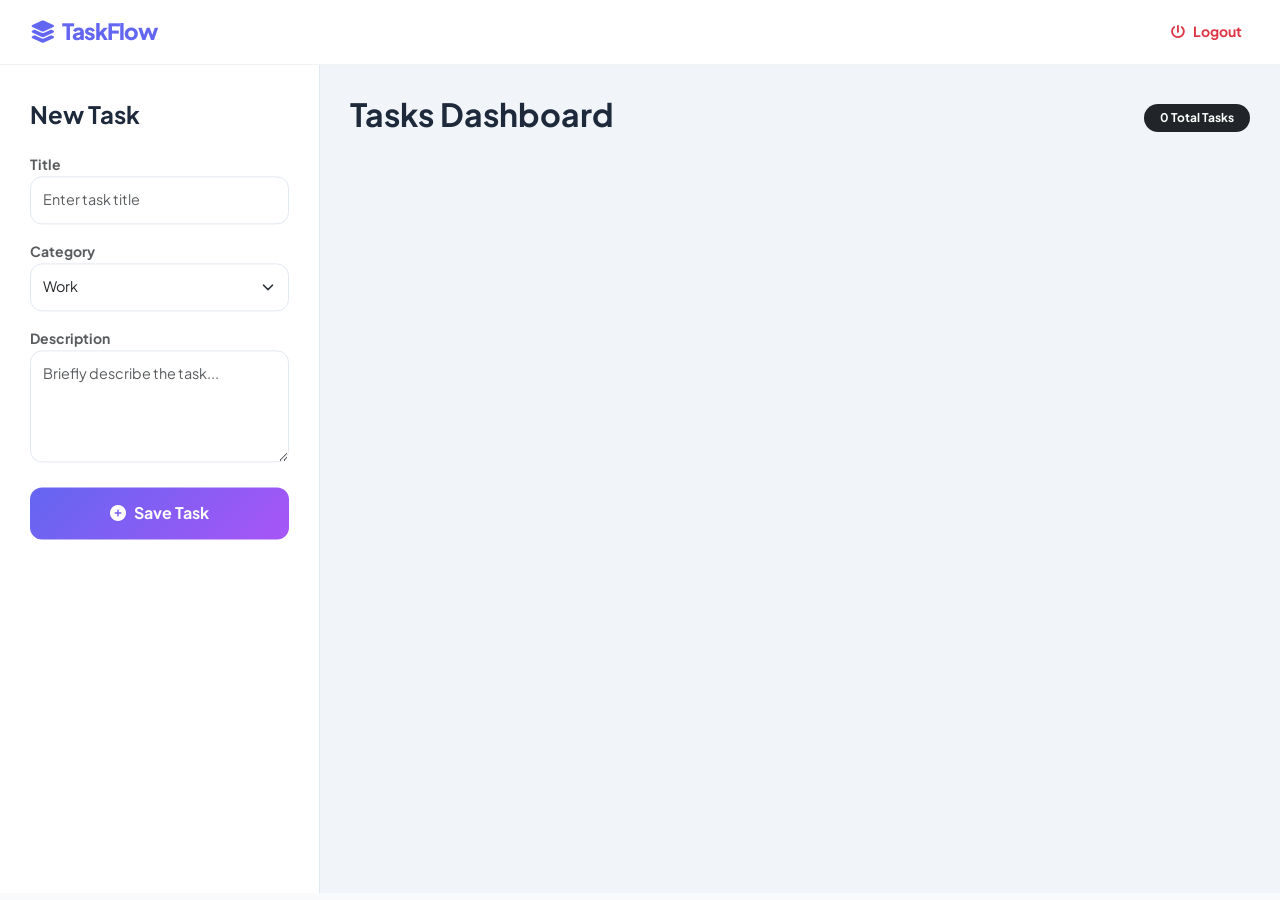
<file: demo.html>
<!DOCTYPE html>
<html lang="en">
<head>
    <meta charset="UTF-8">
    <meta name="viewport" content="width=device-width, initial-scale=1.0">
    <title>ProTodo | Advanced Dashboard</title>
    <link href="https://cdn.jsdelivr.net/npm/bootstrap@5.3.0/dist/css/bootstrap.min.css" rel="stylesheet">
    <link href="https://fonts.googleapis.com/css2?family=Plus+Jakarta+Sans:wght@300;400;600;700&display=swap" rel="stylesheet">
    <link rel="stylesheet" href="https://cdnjs.cloudflare.com/ajax/libs/font-awesome/6.4.0/css/all.min.css">
    
    <style>
        :root {
            --primary: #6366f1;
            --secondary: #a855f7;
            --bg-light: #f8fafc;
            --glass: rgba(255, 255, 255, 0.9);
        }

        body {
            font-family: 'Plus Jakarta Sans', sans-serif;
            background-color: var(--bg-light);
            color: #1e293b;
        }

        /* --- NAVIGATION --- */
        .navbar {
            background: var(--glass);
            backdrop-filter: blur(12px);
            border-bottom: 1px solid rgba(0,0,0,0.05);
            padding: 15px 30px;
            position: sticky;
            top: 0;
            z-index: 1000;
        }

        .brand-logo { font-weight: 800; font-size: 1.4rem; color: var(--primary); letter-spacing: -1px; }

        /* --- LAYOUT --- */
        .main-wrapper {
            display: flex;
            flex-wrap: wrap;
            min-height: calc(100vh - 72px);
        }

        /* Left Side (Input) */
        .sidebar {
            flex: 0 0 25%;
            max-width: 25%;
            padding: 30px;
            background: white;
            border-right: 1px solid #e2e8f0;
        }

        /* Right Side (Data) */
        .content-area {
            flex: 0 0 75%;
            max-width: 75%;
            padding: 30px;
            background: #f1f5f9;
        }

        /* Responsive Fix */
        @media (max-width: 992px) {
            .sidebar, .content-area {
                flex: 0 0 100%;
                max-width: 100%;
            }
            .sidebar { border-right: none; border-bottom: 1px solid #e2e8f0; }
        }

        /* --- UI COMPONENTS --- */
        .form-card {
            position: sticky;
            top: 100px;
        }

        .custom-input {
            border: 1px solid #e2e8f0;
            border-radius: 12px;
            padding: 12px;
            font-size: 0.9rem;
            margin-bottom: 15px;
            transition: 0.3s;
        }

        .custom-input:focus {
            border-color: var(--primary);
            box-shadow: 0 0 0 4px rgba(99, 102, 241, 0.1);
        }

        .btn-create {
            background: linear-gradient(135deg, var(--primary), var(--secondary));
            color: white;
            border: none;
            padding: 14px;
            border-radius: 12px;
            font-weight: 700;
            width: 100%;
            margin-top: 10px;
            transition: 0.3s;
        }

        .btn-create:hover { transform: translateY(-2px); box-shadow: 0 10px 15px -3px rgba(99, 102, 241, 0.4); }

        /* TASK CARDS */
        .task-card {
            background: white;
            border-radius: 20px;
            padding: 25px;
            border: 1px solid rgba(0,0,0,0.03);
            margin-bottom: 20px;
            transition: 0.3s;
        }

        .task-card:hover { box-shadow: 0 20px 25px -5px rgba(0,0,0,0.05); }

        .tag {
            font-size: 0.7rem;
            font-weight: 800;
            padding: 5px 12px;
            border-radius: 8px;
            margin-bottom: 10px;
            display: inline-block;
        }

        .tag-work { background: #e0e7ff; color: #4338ca; }
        .tag-personal { background: #dcfce7; color: #15803d; }
        .tag-urgent { background: #fee2e2; color: #b91c1c; }

        .desc-text { color: #64748b; font-size: 0.9rem; margin-top: 8px; }

        .btn-edit {
            color: var(--primary);
            background: #eef2ff;
            border: none;
            padding: 5px 15px;
            border-radius: 8px;
            font-size: 0.8rem;
            font-weight: 600;
        }

        .action-icon {
            cursor: pointer;
            padding: 8px;
            border-radius: 50%;
            transition: 0.2s;
        }

        .fa-trash:hover { background: #fee2e2; color: #ef4444; }
        .fa-check:hover { background: #dcfce7; color: #22c55e; }
    </style>
</head>
<body>

    <nav class="navbar d-flex justify-content-between align-items-center">
        <div class="brand-logo"><i class="fas fa-layer-group me-2"></i>TaskFlow</div>
        <button class="btn btn-outline-danger btn-sm border-0 fw-bold">
            <i class="fas fa-power-off me-2"></i>Logout
        </button>
    </nav>

    <div class="main-wrapper">
        <aside class="sidebar">
            <div class="form-card">
                <h4 class="fw-bold mb-4">New Task</h4>
                <input type="hidden" id="editIndex" value="-1">
                
                <label class="small fw-bold text-muted">Title</label>
                <input type="text" id="taskTitle" class="form-control custom-input" placeholder="Enter task title">
                
                <label class="small fw-bold text-muted">Category</label>
                <select id="taskCategory" class="form-select custom-input">
                    <option value="Work">Work</option>
                    <option value="Personal">Personal</option>
                    <option value="Urgent">Urgent</option>
                </select>

                <label class="small fw-bold text-muted">Description</label>
                <textarea id="taskDesc" class="form-control custom-input" rows="4" placeholder="Briefly describe the task..."></textarea>

                <button class="btn-create" id="submitBtn" onclick="handleTask()">
                    <i class="fas fa-plus-circle me-2"></i>Save Task
                </button>
            </div>
        </aside>

        <main class="content-area">
            <div class="d-flex justify-content-between align-items-center mb-4">
                <h2 class="fw-bold">Tasks Dashboard</h2>
                <div id="statusCount" class="badge bg-dark rounded-pill px-3 py-2">0 Total</div>
            </div>

            <div id="taskGrid" class="row">
                </div>
        </main>
    </div>

    <script>
        let tasks = JSON.parse(localStorage.getItem('proTasks')) || [];

        function render() {
            const grid = document.getElementById('taskGrid');
            const count = document.getElementById('statusCount');
            grid.innerHTML = '';
            count.innerText = `${tasks.length} Total Tasks`;

            tasks.forEach((task, index) => {
                const catClass = `tag-${task.category.toLowerCase()}`;
                grid.innerHTML += `
                    <div class="col-xl-6 col-12">
                        <div class="task-card">
                            <div class="d-flex justify-content-between align-items-start">
                                <span class="tag ${catClass}">${task.category}</span>
                                 
                            </div>
                            <h5 class="fw-bold mb-1" style="${task.done ? 'text-decoration: line-through' : ''}">${task.title}</h5>
                            <p class="desc-text">${task.desc}</p>
                            <div class="mt-4 border-top pt-3 d-flex justify-content-between align-items-center">
                                <button class="btn-edit" onclick="editTask(${index})">
                                    <i class="fas fa-edit me-1"></i> Edit Task
                                </button>
                                <button class="btn-edit"  onclick="deleteTask(${index})">
                                    <i class="fas  fa-trash me-1"></i> Delete Task
                                </button>
                                 
                            </div>
                        </div>
                    </div>
                `;
            });
            localStorage.setItem('proTasks', JSON.stringify(tasks));
        }

        function handleTask() {
            const title = document.getElementById('taskTitle').value;
            const category = document.getElementById('taskCategory').value;
            const desc = document.getElementById('taskDesc').value;
            const editIndex = document.getElementById('editIndex').value;

            if(!title || !desc) return alert("Please fill title and description!");

            const taskObj = { title, category, desc, done: false };

            if(editIndex == "-1") {
                tasks.unshift(taskObj); // Add new
            } else {
                tasks[editIndex] = taskObj; // Update existing
                document.getElementById('editIndex').value = "-1";
                document.getElementById('submitBtn').innerHTML = '<i class="fas fa-plus-circle me-2"></i>Save Task';
            }

            resetForm();
            render();
        }

        function editTask(index) {
            const task = tasks[index];
            document.getElementById('taskTitle').value = task.title;
            document.getElementById('taskCategory').value = task.category;
            document.getElementById('taskDesc').value = task.desc;
            document.getElementById('editIndex').value = index;
            document.getElementById('submitBtn').innerHTML = '<i class="fas fa-save me-2"></i>Update Task';
            window.scrollTo({ top: 0, behavior: 'smooth' });
        }

        function deleteTask(index) {
            tasks.splice(index, 1);
            render();
        }

        function toggleTask(index) {
            tasks[index].done = !tasks[index].done;
            render();
        }

        function resetForm() {
            document.getElementById('taskTitle').value = '';
            document.getElementById('taskDesc').value = '';
        }

        render();
    </script>
</body>
</html>
</file>
